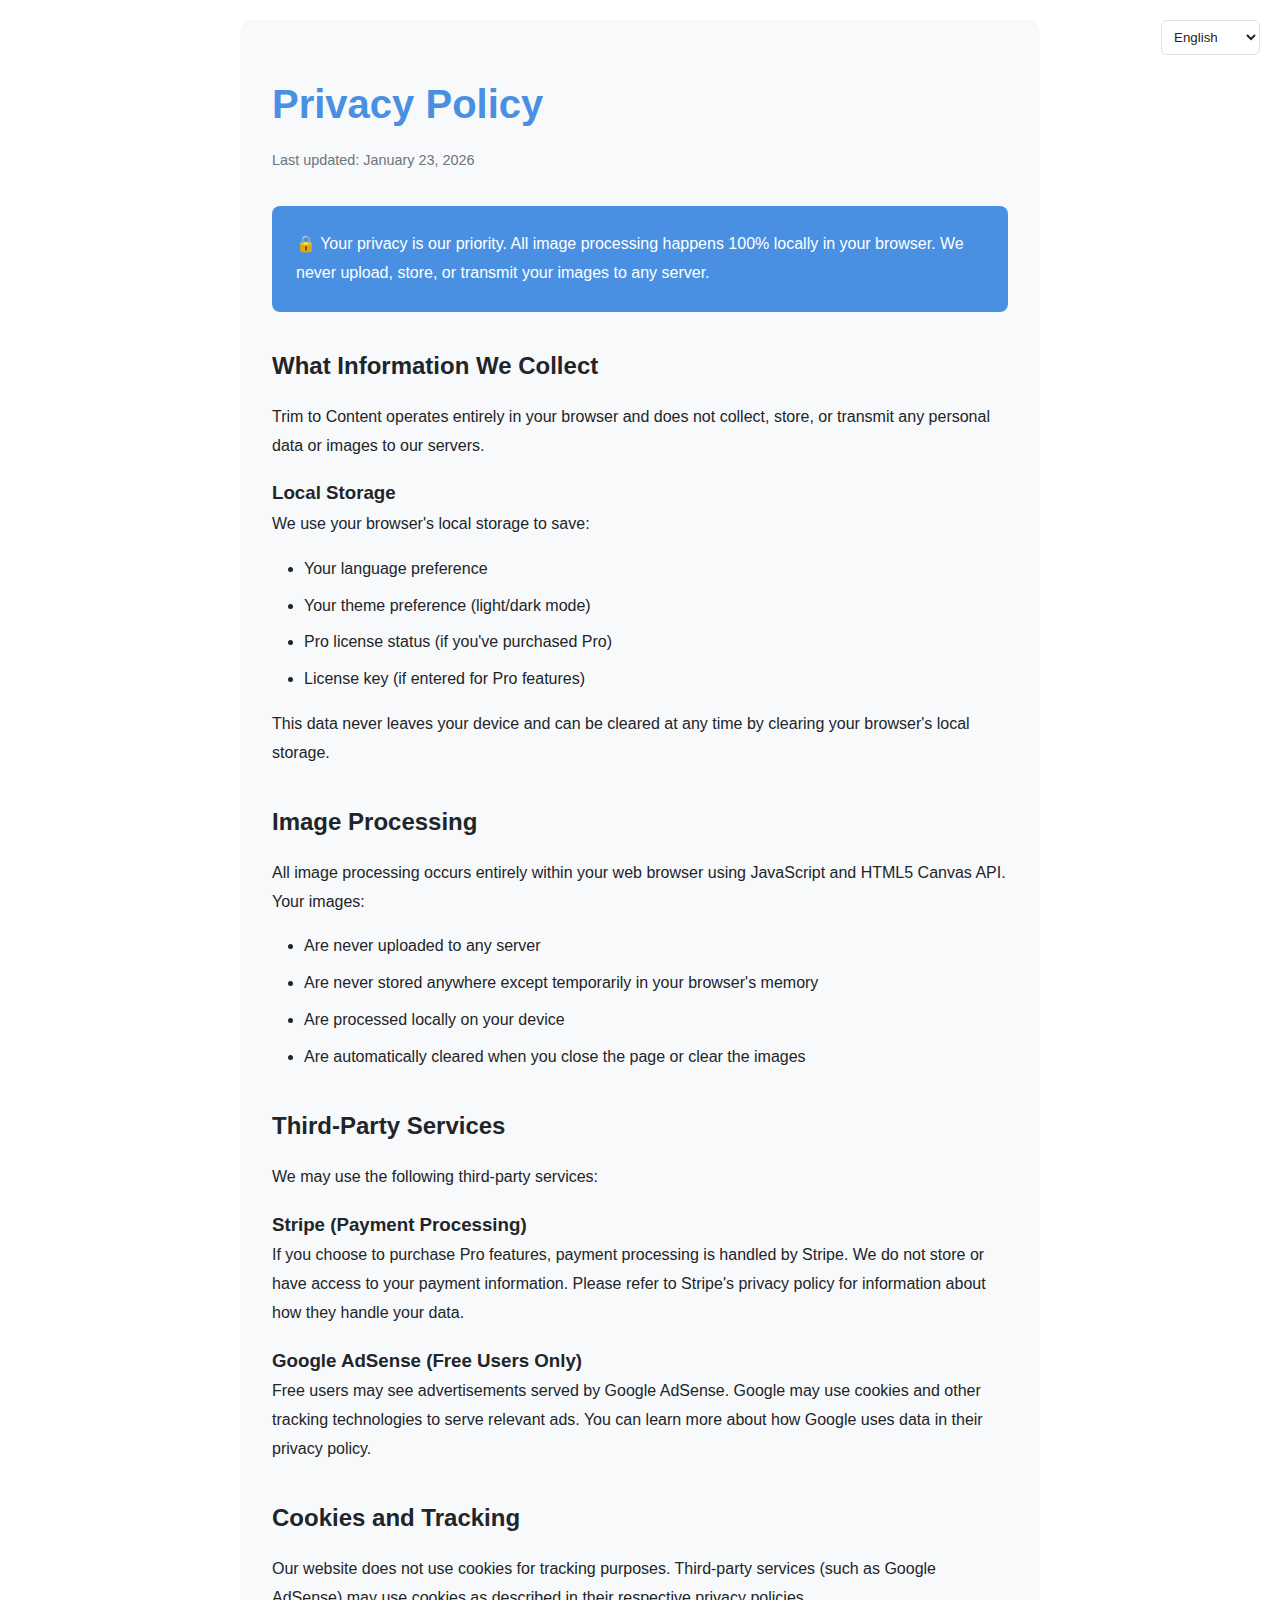
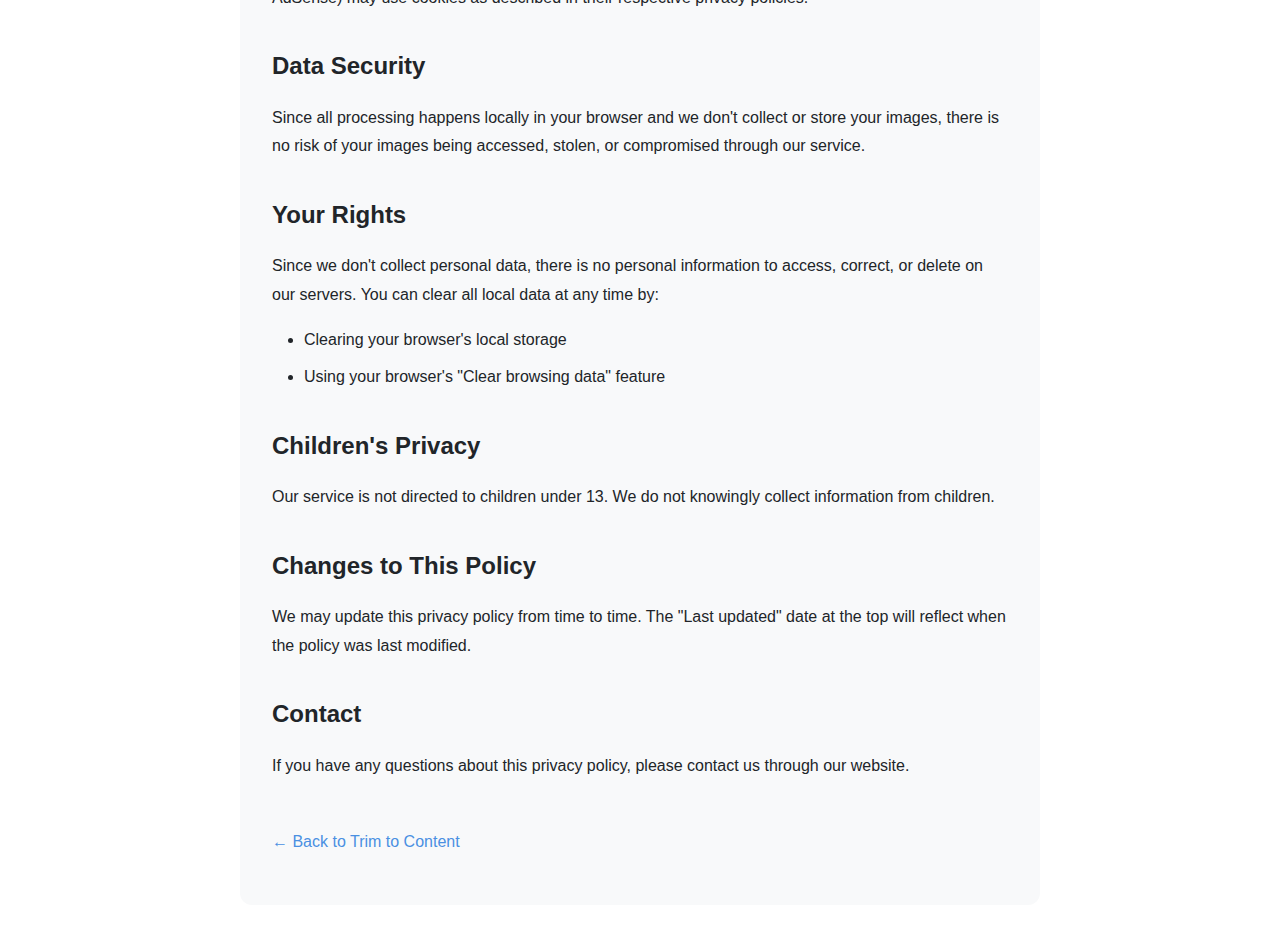
<file: privacy.html>
<!DOCTYPE html>
<html lang="en">
<head>
    <meta charset="UTF-8">
    <meta name="viewport" content="width=device-width, initial-scale=1.0">
    <title>Privacy Policy - Trim to Content</title>
    <meta name="description" content="Privacy policy for Trim to Content - All image processing happens locally in your browser.">
    <link rel="icon" href="data:image/svg+xml,<svg xmlns='http://www.w3.org/2000/svg' viewBox='0 0 100 100'><rect x='10' y='10' width='80' height='80' fill='%234A90E2' rx='8'/><rect x='20' y='20' width='60' height='60' fill='white' rx='4'/></svg>">
    <style>
        :root {
            --bg-primary: #ffffff;
            --bg-secondary: #f8f9fa;
            --text-primary: #212529;
            --text-secondary: #6c757d;
            --accent-primary: #4A90E2;
            --border-color: #dee2e6;
        }

        [data-theme="dark"] {
            --bg-primary: #1a1a1a;
            --bg-secondary: #2d2d2d;
            --text-primary: #e9ecef;
            --text-secondary: #adb5bd;
            --border-color: #495057;
        }

        * {
            margin: 0;
            padding: 0;
            box-sizing: border-box;
        }

        body {
            font-family: -apple-system, BlinkMacSystemFont, 'Segoe UI', Roboto, 'Helvetica Neue', Arial, sans-serif;
            background-color: var(--bg-primary);
            color: var(--text-primary);
            line-height: 1.8;
            padding: 20px;
        }

        .container {
            max-width: 800px;
            margin: 0 auto;
            background-color: var(--bg-secondary);
            padding: 3rem 2rem;
            border-radius: 12px;
        }

        h1 {
            font-size: 2.5rem;
            margin-bottom: 0.5rem;
            color: var(--accent-primary);
        }

        .last-updated {
            color: var(--text-secondary);
            font-size: 0.9rem;
            margin-bottom: 2rem;
        }

        h2 {
            font-size: 1.5rem;
            margin-top: 2rem;
            margin-bottom: 1rem;
            color: var(--text-primary);
        }

        p {
            margin-bottom: 1rem;
            color: var(--text-primary);
        }

        ul {
            margin-left: 2rem;
            margin-bottom: 1rem;
        }

        li {
            margin-bottom: 0.5rem;
        }

        .highlight-box {
            background-color: var(--accent-primary);
            color: white;
            padding: 1.5rem;
            border-radius: 8px;
            margin: 2rem 0;
            font-weight: 500;
        }

        .back-link {
            display: inline-block;
            margin-top: 2rem;
            color: var(--accent-primary);
            text-decoration: none;
            font-weight: 500;
        }

        .back-link:hover {
            text-decoration: underline;
        }

        .lang-selector {
            position: absolute;
            top: 20px;
            right: 20px;
            padding: 0.5rem;
            border-radius: 6px;
            border: 1px solid var(--border-color);
            background-color: var(--bg-primary);
            color: var(--text-primary);
            cursor: pointer;
        }
    </style>
</head>
<body>
    <select class="lang-selector" id="languageSelector">
        <option value="en">English</option>
        <option value="pt-BR">Português</option>
        <option value="es">Español</option>
    </select>

    <div class="container">
        <h1 id="title">Privacy Policy</h1>
        <p class="last-updated" id="lastUpdated">Last updated: January 23, 2026</p>

        <div class="highlight-box" id="keyPoint">
            🔒 Your privacy is our priority. All image processing happens 100% locally in your browser. We never upload, store, or transmit your images to any server.
        </div>

        <h2 id="heading1">What Information We Collect</h2>
        <p id="para1">Trim to Content operates entirely in your browser and does not collect, store, or transmit any personal data or images to our servers.</p>
        
        <h3 id="subheading1">Local Storage</h3>
        <p id="para2">We use your browser's local storage to save:</p>
        <ul>
            <li id="item1">Your language preference</li>
            <li id="item2">Your theme preference (light/dark mode)</li>
            <li id="item3">Pro license status (if you've purchased Pro)</li>
            <li id="item4">License key (if entered for Pro features)</li>
        </ul>
        <p id="para3">This data never leaves your device and can be cleared at any time by clearing your browser's local storage.</p>

        <h2 id="heading2">Image Processing</h2>
        <p id="para4">All image processing occurs entirely within your web browser using JavaScript and HTML5 Canvas API. Your images:</p>
        <ul>
            <li id="item5">Are never uploaded to any server</li>
            <li id="item6">Are never stored anywhere except temporarily in your browser's memory</li>
            <li id="item7">Are processed locally on your device</li>
            <li id="item8">Are automatically cleared when you close the page or clear the images</li>
        </ul>

        <h2 id="heading3">Third-Party Services</h2>
        <p id="para5">We may use the following third-party services:</p>
        
        <h3 id="subheading2">Stripe (Payment Processing)</h3>
        <p id="para6">If you choose to purchase Pro features, payment processing is handled by Stripe. We do not store or have access to your payment information. Please refer to Stripe's privacy policy for information about how they handle your data.</p>
        
        <h3 id="subheading3">Google AdSense (Free Users Only)</h3>
        <p id="para7">Free users may see advertisements served by Google AdSense. Google may use cookies and other tracking technologies to serve relevant ads. You can learn more about how Google uses data in their privacy policy.</p>

        <h2 id="heading4">Cookies and Tracking</h2>
        <p id="para8">Our website does not use cookies for tracking purposes. Third-party services (such as Google AdSense) may use cookies as described in their respective privacy policies.</p>

        <h2 id="heading5">Data Security</h2>
        <p id="para9">Since all processing happens locally in your browser and we don't collect or store your images, there is no risk of your images being accessed, stolen, or compromised through our service.</p>

        <h2 id="heading6">Your Rights</h2>
        <p id="para10">Since we don't collect personal data, there is no personal information to access, correct, or delete on our servers. You can clear all local data at any time by:</p>
        <ul>
            <li id="item9">Clearing your browser's local storage</li>
            <li id="item10">Using your browser's "Clear browsing data" feature</li>
        </ul>

        <h2 id="heading7">Children's Privacy</h2>
        <p id="para11">Our service is not directed to children under 13. We do not knowingly collect information from children.</p>

        <h2 id="heading8">Changes to This Policy</h2>
        <p id="para12">We may update this privacy policy from time to time. The "Last updated" date at the top will reflect when the policy was last modified.</p>

        <h2 id="heading9">Contact</h2>
        <p id="para13">If you have any questions about this privacy policy, please contact us through our website.</p>

        <a href="index.html" class="back-link" id="backLink">← Back to Trim to Content</a>
    </div>

    <script>
        const translations = {
            en: {
                title: "Privacy Policy",
                lastUpdated: "Last updated: January 23, 2026",
                keyPoint: "🔒 Your privacy is our priority. All image processing happens 100% locally in your browser. We never upload, store, or transmit your images to any server.",
                heading1: "What Information We Collect",
                para1: "Trim to Content operates entirely in your browser and does not collect, store, or transmit any personal data or images to our servers.",
                subheading1: "Local Storage",
                para2: "We use your browser's local storage to save:",
                item1: "Your language preference",
                item2: "Your theme preference (light/dark mode)",
                item3: "Pro license status (if you've purchased Pro)",
                item4: "License key (if entered for Pro features)",
                para3: "This data never leaves your device and can be cleared at any time by clearing your browser's local storage.",
                heading2: "Image Processing",
                para4: "All image processing occurs entirely within your web browser using JavaScript and HTML5 Canvas API. Your images:",
                item5: "Are never uploaded to any server",
                item6: "Are never stored anywhere except temporarily in your browser's memory",
                item7: "Are processed locally on your device",
                item8: "Are automatically cleared when you close the page or clear the images",
                heading3: "Third-Party Services",
                para5: "We may use the following third-party services:",
                subheading2: "Stripe (Payment Processing)",
                para6: "If you choose to purchase Pro features, payment processing is handled by Stripe. We do not store or have access to your payment information. Please refer to Stripe's privacy policy for information about how they handle your data.",
                subheading3: "Google AdSense (Free Users Only)",
                para7: "Free users may see advertisements served by Google AdSense. Google may use cookies and other tracking technologies to serve relevant ads. You can learn more about how Google uses data in their privacy policy.",
                heading4: "Cookies and Tracking",
                para8: "Our website does not use cookies for tracking purposes. Third-party services (such as Google AdSense) may use cookies as described in their respective privacy policies.",
                heading5: "Data Security",
                para9: "Since all processing happens locally in your browser and we don't collect or store your images, there is no risk of your images being accessed, stolen, or compromised through our service.",
                heading6: "Your Rights",
                para10: "Since we don't collect personal data, there is no personal information to access, correct, or delete on our servers. You can clear all local data at any time by:",
                item9: "Clearing your browser's local storage",
                item10: "Using your browser's \"Clear browsing data\" feature",
                heading7: "Children's Privacy",
                para11: "Our service is not directed to children under 13. We do not knowingly collect information from children.",
                heading8: "Changes to This Policy",
                para12: "We may update this privacy policy from time to time. The \"Last updated\" date at the top will reflect when the policy was last modified.",
                heading9: "Contact",
                para13: "If you have any questions about this privacy policy, please contact us through our website.",
                backLink: "← Back to Trim to Content"
            },
            "pt-BR": {
                title: "Política de Privacidade",
                lastUpdated: "Última atualização: 23 de janeiro de 2026",
                keyPoint: "🔒 Sua privacidade é nossa prioridade. Todo processamento de imagem acontece 100% localmente no seu navegador. Nunca fazemos upload, armazenamos ou transmitimos suas imagens para nenhum servidor.",
                heading1: "Quais Informações Coletamos",
                para1: "Trim to Content opera inteiramente no seu navegador e não coleta, armazena ou transmite dados pessoais ou imagens para nossos servidores.",
                subheading1: "Armazenamento Local",
                para2: "Usamos o armazenamento local do seu navegador para salvar:",
                item1: "Sua preferência de idioma",
                item2: "Sua preferência de tema (modo claro/escuro)",
                item3: "Status de licença Pro (se você comprou Pro)",
                item4: "Chave de licença (se inserida para recursos Pro)",
                para3: "Esses dados nunca saem do seu dispositivo e podem ser limpos a qualquer momento limpando o armazenamento local do seu navegador.",
                heading2: "Processamento de Imagens",
                para4: "Todo processamento de imagens ocorre inteiramente dentro do seu navegador web usando JavaScript e HTML5 Canvas API. Suas imagens:",
                item5: "Nunca são enviadas para nenhum servidor",
                item6: "Nunca são armazenadas em lugar algum exceto temporariamente na memória do seu navegador",
                item7: "São processadas localmente no seu dispositivo",
                item8: "São automaticamente limpas quando você fecha a página ou limpa as imagens",
                heading3: "Serviços de Terceiros",
                para5: "Podemos usar os seguintes serviços de terceiros:",
                subheading2: "Stripe (Processamento de Pagamento)",
                para6: "Se você optar por comprar recursos Pro, o processamento de pagamento é feito pelo Stripe. Não armazenamos nem temos acesso às suas informações de pagamento. Por favor, consulte a política de privacidade do Stripe para informações sobre como eles lidam com seus dados.",
                subheading3: "Google AdSense (Apenas Usuários Gratuitos)",
                para7: "Usuários gratuitos podem ver anúncios veiculados pelo Google AdSense. O Google pode usar cookies e outras tecnologias de rastreamento para veicular anúncios relevantes. Você pode saber mais sobre como o Google usa dados em sua política de privacidade.",
                heading4: "Cookies e Rastreamento",
                para8: "Nosso site não usa cookies para fins de rastreamento. Serviços de terceiros (como Google AdSense) podem usar cookies conforme descrito em suas respectivas políticas de privacidade.",
                heading5: "Segurança de Dados",
                para9: "Como todo processamento acontece localmente no seu navegador e não coletamos ou armazenamos suas imagens, não há risco de suas imagens serem acessadas, roubadas ou comprometidas através do nosso serviço.",
                heading6: "Seus Direitos",
                para10: "Como não coletamos dados pessoais, não há informações pessoais para acessar, corrigir ou excluir em nossos servidores. Você pode limpar todos os dados locais a qualquer momento:",
                item9: "Limpando o armazenamento local do seu navegador",
                item10: "Usando o recurso \"Limpar dados de navegação\" do seu navegador",
                heading7: "Privacidade de Crianças",
                para11: "Nosso serviço não é direcionado a crianças menores de 13 anos. Não coletamos informações de crianças conscientemente.",
                heading8: "Alterações nesta Política",
                para12: "Podemos atualizar esta política de privacidade de tempos em tempos. A data \"Última atualização\" no topo refletirá quando a política foi modificada pela última vez.",
                heading9: "Contato",
                para13: "Se você tiver alguma dúvida sobre esta política de privacidade, entre em contato conosco através do nosso site.",
                backLink: "← Voltar para Trim to Content"
            },
            es: {
                title: "Política de Privacidad",
                lastUpdated: "Última actualización: 23 de enero de 2026",
                keyPoint: "🔒 Tu privacidad es nuestra prioridad. Todo el procesamiento de imágenes ocurre 100% localmente en tu navegador. Nunca subimos, almacenamos o transmitimos tus imágenes a ningún servidor.",
                heading1: "Qué Información Recopilamos",
                para1: "Trim to Content opera completamente en tu navegador y no recopila, almacena o transmite datos personales o imágenes a nuestros servidores.",
                subheading1: "Almacenamiento Local",
                para2: "Usamos el almacenamiento local de tu navegador para guardar:",
                item1: "Tu preferencia de idioma",
                item2: "Tu preferencia de tema (modo claro/oscuro)",
                item3: "Estado de licencia Pro (si has comprado Pro)",
                item4: "Clave de licencia (si se ingresó para funciones Pro)",
                para3: "Estos datos nunca salen de tu dispositivo y pueden borrarse en cualquier momento limpiando el almacenamiento local de tu navegador.",
                heading2: "Procesamiento de Imágenes",
                para4: "Todo el procesamiento de imágenes ocurre completamente dentro de tu navegador web usando JavaScript y HTML5 Canvas API. Tus imágenes:",
                item5: "Nunca se suben a ningún servidor",
                item6: "Nunca se almacenan en ningún lugar excepto temporalmente en la memoria de tu navegador",
                item7: "Se procesan localmente en tu dispositivo",
                item8: "Se limpian automáticamente cuando cierras la página o borras las imágenes",
                heading3: "Servicios de Terceros",
                para5: "Podemos usar los siguientes servicios de terceros:",
                subheading2: "Stripe (Procesamiento de Pagos)",
                para6: "Si eliges comprar funciones Pro, el procesamiento de pagos es manejado por Stripe. No almacenamos ni tenemos acceso a tu información de pago. Por favor, consulta la política de privacidad de Stripe para información sobre cómo manejan tus datos.",
                subheading3: "Google AdSense (Solo Usuarios Gratuitos)",
                para7: "Los usuarios gratuitos pueden ver anuncios servidos por Google AdSense. Google puede usar cookies y otras tecnologías de seguimiento para servir anuncios relevantes. Puedes aprender más sobre cómo Google usa datos en su política de privacidad.",
                heading4: "Cookies y Seguimiento",
                para8: "Nuestro sitio web no usa cookies para fines de seguimiento. Los servicios de terceros (como Google AdSense) pueden usar cookies según lo descrito en sus respectivas políticas de privacidad.",
                heading5: "Seguridad de Datos",
                para9: "Dado que todo el procesamiento ocurre localmente en tu navegador y no recopilamos ni almacenamos tus imágenes, no hay riesgo de que tus imágenes sean accedidas, robadas o comprometidas a través de nuestro servicio.",
                heading6: "Tus Derechos",
                para10: "Dado que no recopilamos datos personales, no hay información personal para acceder, corregir o eliminar en nuestros servidores. Puedes borrar todos los datos locales en cualquier momento:",
                item9: "Limpiando el almacenamiento local de tu navegador",
                item10: "Usando la función \"Borrar datos de navegación\" de tu navegador",
                heading7: "Privacidad de Niños",
                para11: "Nuestro servicio no está dirigido a niños menores de 13 años. No recopilamos información de niños conscientemente.",
                heading8: "Cambios a Esta Política",
                para12: "Podemos actualizar esta política de privacidad de vez en cuando. La fecha \"Última actualización\" en la parte superior reflejará cuándo se modificó la política por última vez.",
                heading9: "Contacto",
                para13: "Si tienes alguna pregunta sobre esta política de privacidad, contáctanos a través de nuestro sitio web.",
                backLink: "← Volver a Trim to Content"
            }
        };

        function detectLanguage() {
            const saved = localStorage.getItem('language');
            if (saved && translations[saved]) return saved;
            
            const browserLang = navigator.language || navigator.userLanguage;
            if (translations[browserLang]) return browserLang;
            
            const langPrefix = browserLang.split('-')[0];
            if (langPrefix === 'pt') return 'pt-BR';
            if (langPrefix === 'es') return 'es';
            
            return 'en';
        }

        function applyTranslations(lang) {
            const t = translations[lang];
            
            Object.keys(t).forEach(key => {
                const element = document.getElementById(key);
                if (element) {
                    element.textContent = t[key];
                }
            });
            
            document.documentElement.lang = lang;
        }

        document.addEventListener('DOMContentLoaded', () => {
            // Apply theme
            const theme = localStorage.getItem('theme') || 
                (window.matchMedia('(prefers-color-scheme: dark)').matches ? 'dark' : 'light');
            document.documentElement.setAttribute('data-theme', theme);
            
            // Apply language
            const currentLang = detectLanguage();
            document.getElementById('languageSelector').value = currentLang;
            applyTranslations(currentLang);
            
            // Language selector
            document.getElementById('languageSelector').addEventListener('change', (e) => {
                const lang = e.target.value;
                localStorage.setItem('language', lang);
                applyTranslations(lang);
            });
        });
    </script>
</body>
</html>
</file>
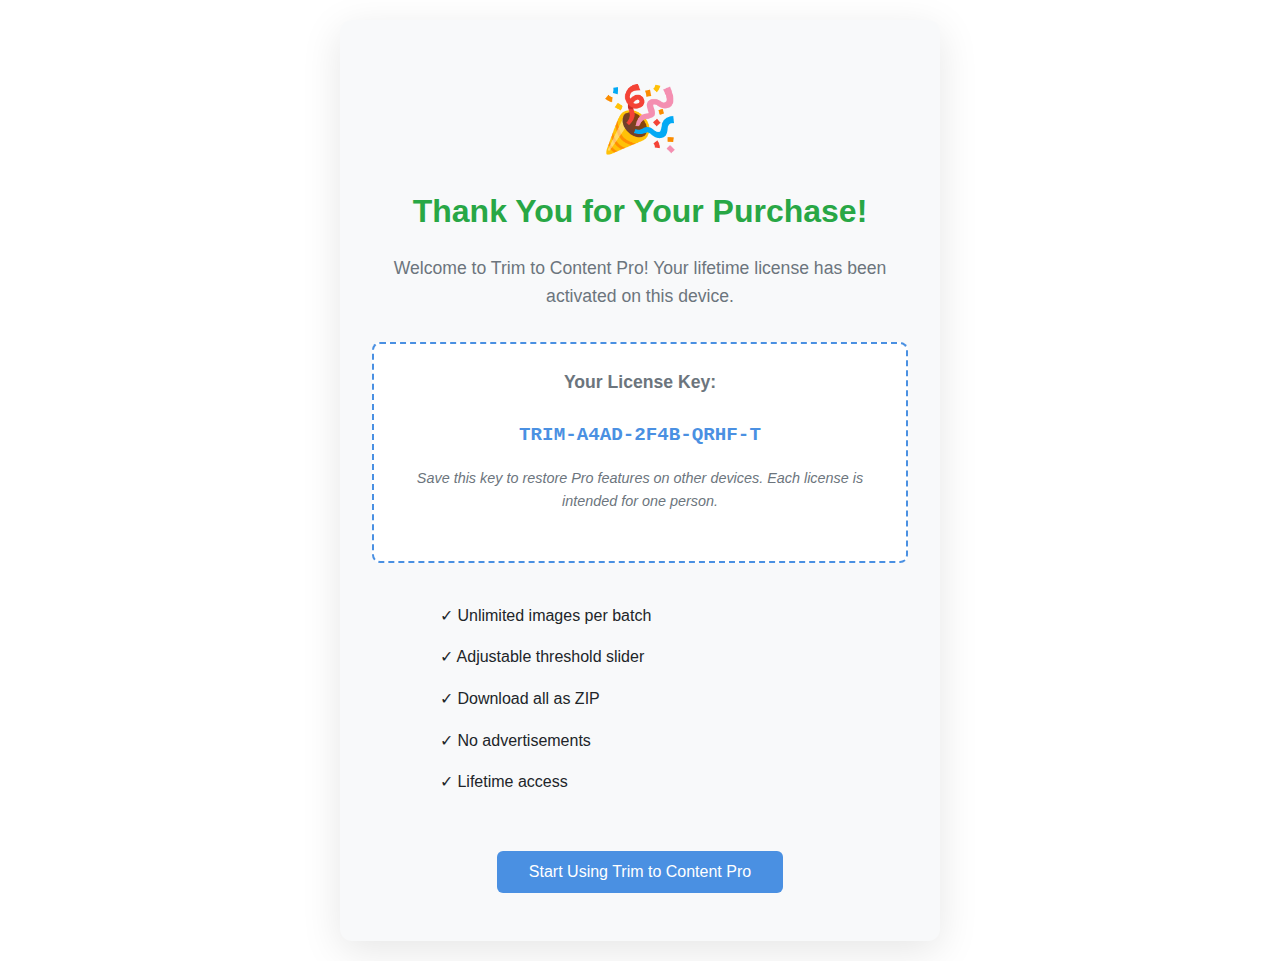
<file: thanks.html>
<!DOCTYPE html>
<html lang="en">
<head>
    <meta charset="UTF-8">
    <meta name="viewport" content="width=device-width, initial-scale=1.0">
    <title>Thank You - Trim to Content Pro</title>
    <meta name="robots" content="noindex, nofollow">
    <link rel="icon" href="data:image/svg+xml,<svg xmlns='http://www.w3.org/2000/svg' viewBox='0 0 100 100'><rect x='10' y='10' width='80' height='80' fill='%234A90E2' rx='8'/><rect x='20' y='20' width='60' height='60' fill='white' rx='4'/></svg>">
    <style>
        :root {
            --bg-primary: #ffffff;
            --bg-secondary: #f8f9fa;
            --text-primary: #212529;
            --text-secondary: #6c757d;
            --accent-primary: #4A90E2;
            --accent-hover: #357ABD;
            --success: #28a745;
        }

        [data-theme="dark"] {
            --bg-primary: #1a1a1a;
            --bg-secondary: #2d2d2d;
            --text-primary: #e9ecef;
            --text-secondary: #adb5bd;
        }

        * {
            margin: 0;
            padding: 0;
            box-sizing: border-box;
        }

        body {
            font-family: -apple-system, BlinkMacSystemFont, 'Segoe UI', Roboto, 'Helvetica Neue', Arial, sans-serif;
            background-color: var(--bg-primary);
            color: var(--text-primary);
            line-height: 1.6;
            display: flex;
            align-items: center;
            justify-content: center;
            min-height: 100vh;
            padding: 20px;
        }

        .container {
            max-width: 600px;
            width: 100%;
            text-align: center;
            background-color: var(--bg-secondary);
            padding: 3rem 2rem;
            border-radius: 12px;
            box-shadow: 0 10px 40px rgba(0, 0, 0, 0.1);
        }

        .success-icon {
            font-size: 4rem;
            margin-bottom: 1rem;
        }

        h1 {
            font-size: 2rem;
            margin-bottom: 1rem;
            color: var(--success);
        }

        p {
            font-size: 1.1rem;
            color: var(--text-secondary);
            margin-bottom: 1.5rem;
        }

        .license-box {
            background-color: var(--bg-primary);
            padding: 1.5rem;
            border-radius: 8px;
            margin: 2rem 0;
            border: 2px dashed var(--accent-primary);
        }

        .license-key {
            font-family: monospace;
            font-size: 1.2rem;
            font-weight: 700;
            color: var(--accent-primary);
            margin: 1rem 0;
            word-break: break-all;
        }

        .note {
            font-size: 0.9rem;
            color: var(--text-secondary);
            font-style: italic;
            margin-top: 1rem;
        }

        .btn-primary {
            background-color: var(--accent-primary);
            color: white;
            padding: 0.75rem 2rem;
            border-radius: 6px;
            border: none;
            font-size: 1rem;
            font-weight: 500;
            cursor: pointer;
            text-decoration: none;
            display: inline-block;
            margin-top: 1rem;
            transition: all 0.2s ease;
        }

        .btn-primary:hover {
            background-color: var(--accent-hover);
            transform: translateY(-1px);
        }

        .features-list {
            text-align: left;
            margin: 2rem auto;
            max-width: 400px;
        }

        .feature {
            padding: 0.5rem 0;
            font-size: 1rem;
        }
    </style>
</head>
<body>
    <div class="container">
        <div class="success-icon">🎉</div>
        <h1 id="thankYouTitle">Thank You for Your Purchase!</h1>
        <p id="welcomeMessage">Welcome to Trim to Content Pro! Your lifetime license has been activated on this device.</p>

        <div class="license-box">
            <p id="licenseInfo"><strong>Your License Key:</strong></p>
            <div class="license-key" id="licenseKey">Loading...</div>
            <p class="note" id="saveNote">Save this key to restore Pro features on other devices. Each license is intended for one person.</p>
        </div>

        <div class="features-list">
            <div class="feature">✓ <span id="feature1">Unlimited images per batch</span></div>
            <div class="feature">✓ <span id="feature2">Adjustable threshold slider</span></div>
            <div class="feature">✓ <span id="feature3">Download all as ZIP</span></div>
            <div class="feature">✓ <span id="feature4">No advertisements</span></div>
            <div class="feature">✓ <span id="feature5">Lifetime access</span></div>
        </div>

        <button class="btn-primary" id="startBtn">Start Using Trim to Content Pro</button>
    </div>

    <script>
        // Translations for thank you page
        const translations = {
            en: {
                thankYouTitle: "Thank You for Your Purchase!",
                welcomeMessage: "Welcome to Trim to Content Pro! Your lifetime license has been activated on this device.",
                licenseInfo: "Your License Key:",
                saveNote: "Save this key to restore Pro features on other devices. Each license is intended for one person.",
                feature1: "Unlimited images per batch",
                feature2: "Adjustable threshold slider",
                feature3: "Download all as ZIP",
                feature4: "No advertisements",
                feature5: "Lifetime access",
                startBtn: "Start Using Trim to Content Pro"
            },
            "pt-BR": {
                thankYouTitle: "Obrigado pela Sua Compra!",
                welcomeMessage: "Bem-vindo ao Trim to Content Pro! Sua licença vitalícia foi ativada neste dispositivo.",
                licenseInfo: "Sua Chave de Licença:",
                saveNote: "Salve esta chave para restaurar recursos Pro em outros dispositivos. Cada licença é destinada a uma pessoa.",
                feature1: "Imagens ilimitadas por lote",
                feature2: "Controle ajustável de limite",
                feature3: "Baixar todas em ZIP",
                feature4: "Sem anúncios",
                feature5: "Acesso vitalício",
                startBtn: "Começar a Usar Trim to Content Pro"
            },
            es: {
                thankYouTitle: "¡Gracias por Tu Compra!",
                welcomeMessage: "¡Bienvenido a Trim to Content Pro! Tu licencia de por vida ha sido activada en este dispositivo.",
                licenseInfo: "Tu Clave de Licencia:",
                saveNote: "Guarda esta clave para restaurar las funciones Pro en otros dispositivos. Cada licencia está destinada a una persona.",
                feature1: "Imágenes ilimitadas por lote",
                feature2: "Control ajustable de umbral",
                feature3: "Descargar todas en ZIP",
                feature4: "Sin anuncios",
                feature5: "Acceso de por vida",
                startBtn: "Comenzar a Usar Trim to Content Pro"
            }
        };

        // Detect language
        function detectLanguage() {
            const saved = localStorage.getItem('language');
            if (saved && translations[saved]) return saved;
            
            const browserLang = navigator.language || navigator.userLanguage;
            if (translations[browserLang]) return browserLang;
            
            const langPrefix = browserLang.split('-')[0];
            if (langPrefix === 'pt') return 'pt-BR';
            if (langPrefix === 'es') return 'es';
            
            return 'en';
        }

        // Apply translations
        function applyTranslations() {
            const lang = detectLanguage();
            const t = translations[lang];
            
            document.getElementById('thankYouTitle').textContent = t.thankYouTitle;
            document.getElementById('welcomeMessage').textContent = t.welcomeMessage;
            document.getElementById('licenseInfo').innerHTML = '<strong>' + t.licenseInfo + '</strong>';
            document.getElementById('saveNote').textContent = t.saveNote;
            document.getElementById('feature1').textContent = t.feature1;
            document.getElementById('feature2').textContent = t.feature2;
            document.getElementById('feature3').textContent = t.feature3;
            document.getElementById('feature4').textContent = t.feature4;
            document.getElementById('feature5').textContent = t.feature5;
            document.getElementById('startBtn').textContent = t.startBtn;
            
            document.documentElement.lang = lang;
        }

        // Generate a license key (in production, this would come from Stripe metadata)
        function generateLicenseKey() {
            const BASE32 = 'ABCDEFGHIJKLMNOPQRSTUVWXYZ234567';
            let parts = [];
            
            for (let i = 0; i < 3; i++) {
                let part = '';
                for (let j = 0; j < 4; j++) {
                    part += BASE32[Math.floor(Math.random() * 32)];
                }
                parts.push(part);
            }
            
            const data = parts.join('');
            let sum = 0;
            for (let i = 0; i < data.length; i++) {
                const pos = BASE32.indexOf(data[i]);
                sum += pos * (i + 1);
            }
            const checksum = BASE32[sum % 32];
            
            return `TRIM-${parts[0]}-${parts[1]}-${parts[2]}-${checksum}`;
        }

        // Initialize page
        document.addEventListener('DOMContentLoaded', () => {
            // Apply theme
            const theme = localStorage.getItem('theme') || 
                (window.matchMedia('(prefers-color-scheme: dark)').matches ? 'dark' : 'light');
            document.documentElement.setAttribute('data-theme', theme);
            
            // Apply translations
            applyTranslations();
            
            // Set Pro status
            localStorage.setItem('pro', 'true');
            
            // Generate and display license key
            let licenseKey = localStorage.getItem('licenseKey');
            if (!licenseKey) {
                licenseKey = generateLicenseKey();
                localStorage.setItem('licenseKey', licenseKey);
            }
            document.getElementById('licenseKey').textContent = licenseKey;
            
            // Redirect button
            document.getElementById('startBtn').addEventListener('click', () => {
                window.location.href = 'index.html';
            });
        });
    </script>
</body>
</html>
</file>
